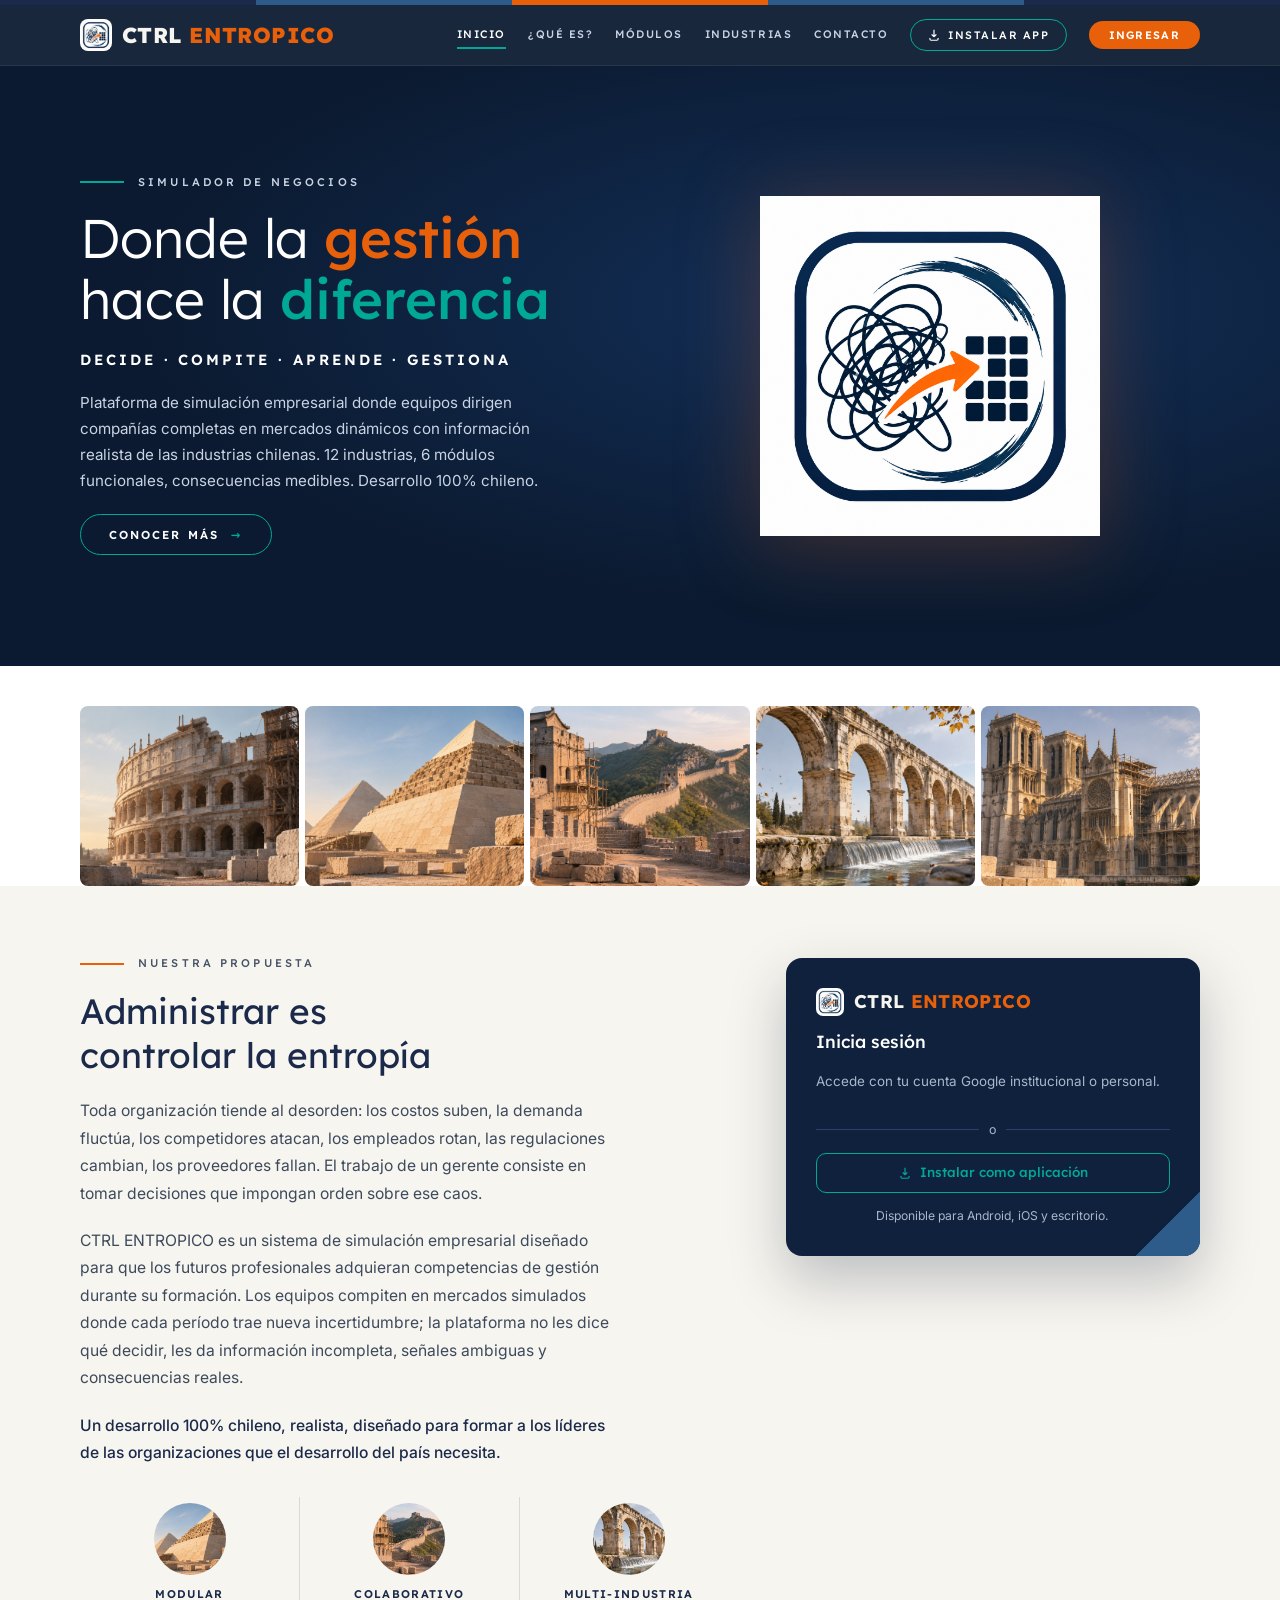
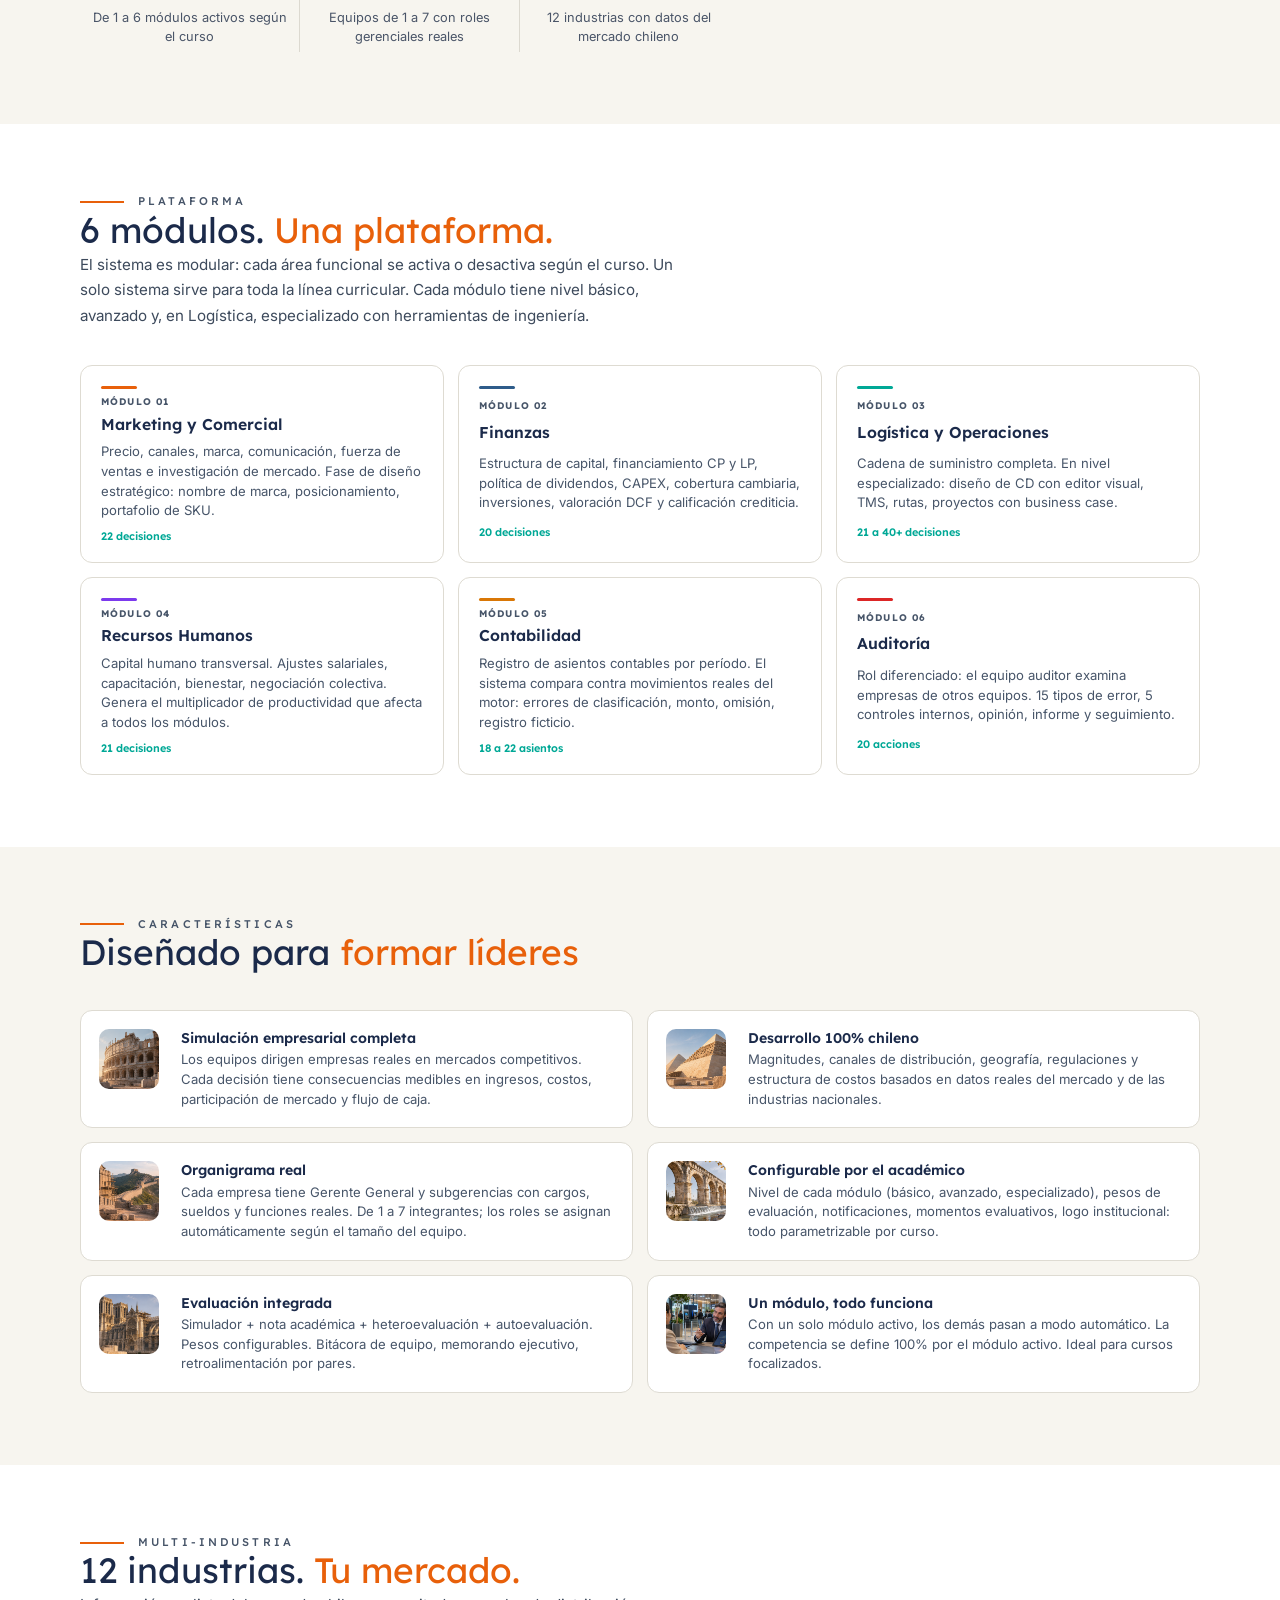
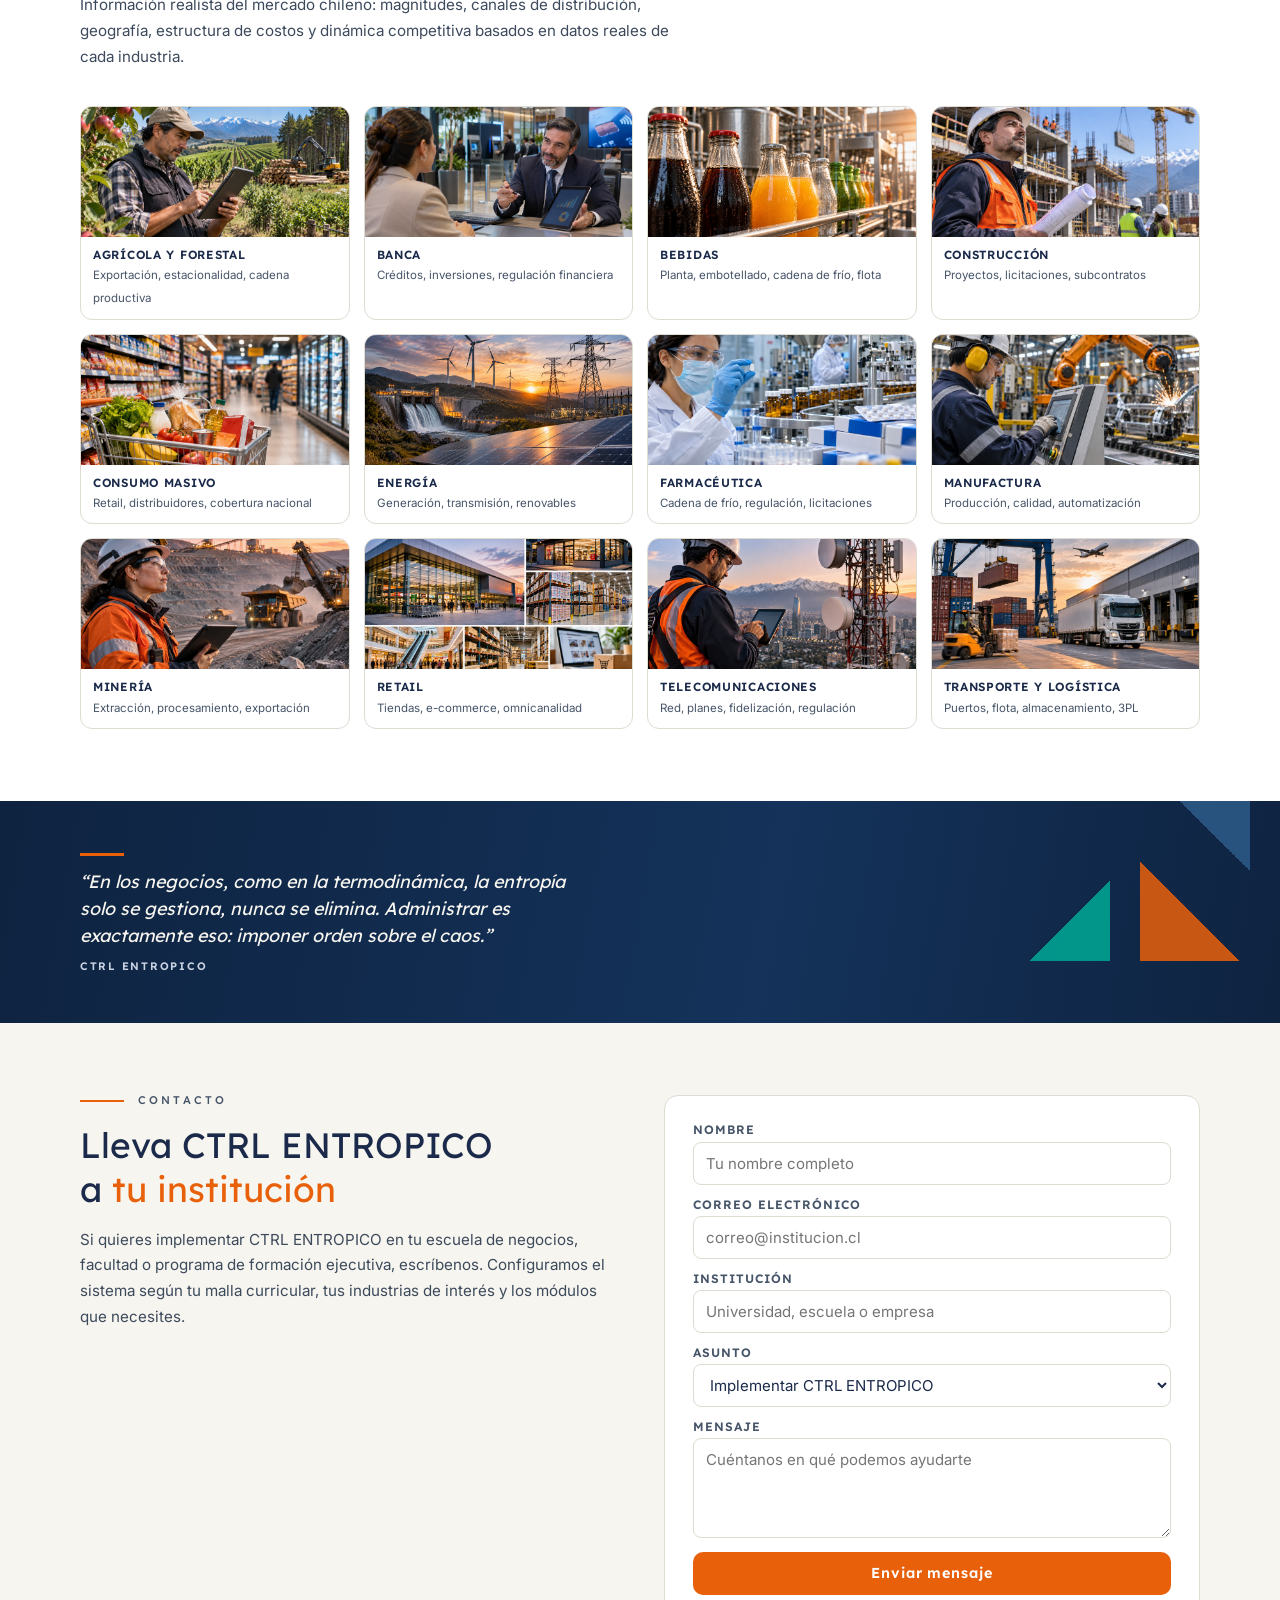
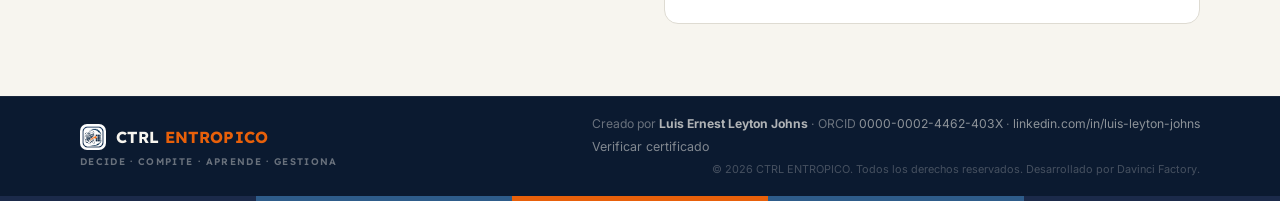
<file: index.html>
<!DOCTYPE html>
<html lang="es">
<head>
<meta charset="utf-8">
<meta name="viewport" content="width=device-width, initial-scale=1, viewport-fit=cover">
<title>CTRL ENTROPICO &mdash; Simulador de Negocios</title>
<meta name="description" content="CTRL ENTROPICO: simulador de negocios con informaci&oacute;n realista del mercado chileno. 12 industrias, 6 m&oacute;dulos funcionales. Desarrollo 100% chileno.">
<meta property="og:type" content="website">
<meta property="og:site_name" content="CTRL ENTROPICO">
<meta property="og:locale" content="es_CL">
<meta property="og:title" content="CTRL ENTROPICO — Simulador de Negocios">
<meta property="og:description" content="Plataforma de simulación empresarial con información realista del mercado chileno. 12 industrias, 6 módulos funcionales. Desarrollo 100% chileno.">
<meta property="og:url" content="https://luisleytonjohns.github.io/ctrl-entropico/">
<meta property="og:image" content="https://luisleytonjohns.github.io/ctrl-entropico/img/og-image.png">
<meta property="og:image:width" content="1200">
<meta property="og:image:height" content="630">
<meta property="og:image:alt" content="CTRL ENTROPICO. Simulador de Negocios.">
<meta name="twitter:card" content="summary_large_image">
<meta name="twitter:title" content="CTRL ENTROPICO — Simulador de Negocios">
<meta name="twitter:description" content="Plataforma de simulación empresarial con información realista del mercado chileno. 12 industrias, 6 módulos funcionales.">
<meta name="twitter:image" content="https://luisleytonjohns.github.io/ctrl-entropico/img/og-image.png">
<link rel="preconnect" href="https://fonts.googleapis.com">
<link rel="stylesheet" href="https://fonts.googleapis.com/css2?family=Lexend:wght@300;400;500;600;700;800&family=Inter:wght@400;500;600&display=swap">
<link rel="icon" href="img/icon.png" type="image/png">
<link rel="manifest" href="manifest.webmanifest">
<link rel="apple-touch-icon" href="img/icon.png">
<meta name="apple-mobile-web-app-capable" content="yes">
<meta name="mobile-web-app-capable" content="yes">
<meta name="apple-mobile-web-app-title" content="CTRL ENTROPICO">
<meta name="apple-mobile-web-app-status-bar-style" content="black-translucent">
<meta name="theme-color" content="#1B2A4A">
<style>
/* ═══════════════════════════════════════════════════
   CTRL ENTROPICO · Landing Page
   Tipograf&iacute;a: Lexend (display) + Inter (cuerpo)
   ═══════════════════════════════════════════════════ */
:root{
  --navy:#1B2A4A;--navy-deep:#0B1A30;--blue:#2E5C8A;
  --orange:#E8600A;--orange-t:#B84A08;--turquesa:#00A896;--turquesa-t:#007A6D;
  --marfil:#F7F5EF;--pizarra:#475569;--borde:#DEDBD2;--sup:#FFFFFF;--suave:#EFECE4;
  --disp:"Lexend",system-ui,sans-serif;--sans:"Inter",system-ui,sans-serif;
}
*{box-sizing:border-box}
html{scroll-behavior:smooth}
html,body{margin:0;min-height:100%}
body{background:var(--sup);color:var(--navy);font:15px/1.55 var(--sans)}
h1,h2,h3,h4{font-family:var(--disp);margin:0;text-wrap:balance}
a{color:var(--blue);text-decoration:none}
img{max-width:100%;display:block}
button{font:inherit;cursor:pointer}

/* Contenedor */
.in{max-width:1160px;margin:0 auto;padding-left:max(20px,env(safe-area-inset-left));padding-right:max(20px,env(safe-area-inset-right))}

/* Franja */
.franja{display:flex;height:5px}.franja i{flex:1}

/* ── BARRA NAV ── */
.p-barra{border-bottom:1px solid rgba(255,255,255,.07);position:sticky;top:0;z-index:20;background:rgba(11,26,48,.94);backdrop-filter:blur(8px)}
.p-barra .in{display:flex;align-items:center;justify-content:space-between;gap:16px;padding-block:14px}
.marca{display:flex;align-items:center;gap:10px;color:var(--marfil);text-decoration:none}
.marca img{height:32px;width:32px;border-radius:8px}
.marca .word{font:800 1.35rem/1 var(--disp);letter-spacing:.02em}
.marca .word em{font-style:normal;color:var(--orange)}
.p-nav{display:flex;gap:22px;align-items:center}
.p-nav a{color:#C9D3E3;font:500 .68rem/1 var(--disp);letter-spacing:.14em;text-transform:uppercase;padding:8px 0;border-bottom:2px solid transparent;transition:all .2s}
.p-nav a:hover,.p-nav a.activo{color:#fff;border-bottom-color:var(--turquesa)}
.p-nav .p-instalar{border:1px solid var(--turquesa);border-radius:999px;padding:8px 16px;color:#fff;display:inline-flex;align-items:center;gap:7px}
.p-nav .p-instalar:hover{background:rgba(0,168,150,.15)}
.p-nav .p-ingresar{background:var(--orange);border:0;border-radius:999px;padding:9px 20px;color:#fff;font:600 .68rem/1 var(--disp);letter-spacing:.12em;text-transform:uppercase}
.p-nav .p-ingresar:hover{background:var(--orange-t)}

/* ── HERO ── */
.p-hero{position:relative;overflow:hidden;background:radial-gradient(ellipse at 70% 40%,#13305A 0%,var(--navy-deep) 60%);min-height:600px;display:flex;align-items:center}
.p-hero .in{display:grid;grid-template-columns:1fr 1fr;align-items:center;gap:40px;padding-block:60px}
.p-texto{display:grid;gap:20px;position:relative;z-index:1}
.p-rotulo{display:flex;align-items:center;gap:14px;font:500 .7rem/1 var(--disp);letter-spacing:.28em;text-transform:uppercase;color:#C9D3E3}
.p-rotulo::before{content:"";width:44px;height:2px;background:var(--turquesa)}
.p-hero h1{font:300 clamp(2.2rem,4.5vw,3.4rem)/1.12 var(--disp);color:#fff}
.p-hero h1 em{font-style:normal;font-weight:500;color:var(--orange)}
.p-hero h1 b{font-weight:500;color:var(--turquesa)}
.p-lema{font:600 clamp(.76rem,1.3vw,.92rem)/1.4 var(--disp);letter-spacing:.2em;text-transform:uppercase;color:#fff;margin:0}
.p-bajada{margin:0;max-width:460px;font-size:.95rem;line-height:1.7;color:#C9D3E3}
.p-boton{justify-self:start;background:none;color:#fff;border:1.5px solid var(--turquesa);border-radius:999px;padding:14px 28px;font:600 .72rem/1 var(--disp);letter-spacing:.18em;text-transform:uppercase;display:inline-flex;gap:12px;transition:background .2s}
.p-boton:hover{background:rgba(0,168,150,.15)}
.p-boton span{color:var(--turquesa)}
/* Logo en hero */
.p-hero-logo{display:flex;align-items:center;justify-content:center}
.p-hero-logo img{max-width:340px;width:80%;filter:drop-shadow(0 8px 40px rgba(232,96,10,.25));animation:flotar 4s ease-in-out infinite}
@keyframes flotar{0%,100%{transform:translateY(0)}50%{transform:translateY(-12px)}}

/* ── GALERÍA CIVILIZACIONES ── */
.p-galeria{background:var(--sup);padding-block:40px 0}
.galeria-strip{display:flex;gap:6px;overflow:hidden;height:180px}
.galeria-strip img{height:100%;flex:1;min-width:0;object-fit:cover;border-radius:8px;transition:flex .3s}
.galeria-strip img:hover{flex:1.5}

/* ── PROPUESTA + LOGIN ── */
.p-propuesta{background:var(--marfil);color:var(--navy)}
.p-propuesta .in{display:grid;grid-template-columns:minmax(0,1.35fr) minmax(310px,.85fr);gap:48px;padding-block:72px;align-items:start}
.p-izq{display:grid;gap:20px}
.p-rotulo.oscuro{color:var(--pizarra)}
.p-rotulo.oscuro::before{background:var(--orange)}
.p-propuesta h2{font:400 clamp(1.6rem,2.8vw,2.2rem)/1.25 var(--disp);max-width:520px}
.p-parrafo{margin:0;font-size:.98rem;line-height:1.75;color:#3D4A5C;max-width:540px}
/* Pilares */
.pilares{display:grid;grid-template-columns:repeat(3,1fr);margin-top:10px}
.pilar{display:grid;justify-items:center;align-content:start;text-align:center;gap:8px;padding:6px 12px;border-left:1px solid #DCD9D0}
.pilar:first-child{border-left:0}
.pilar .ico{width:72px;height:72px;border-radius:50%;overflow:hidden}
.pilar .ico img{width:100%;height:100%;object-fit:cover}
.pilar b{font:600 .7rem/1.3 var(--disp);letter-spacing:.12em;text-transform:uppercase;margin-top:4px}
.pilar p{margin:0;font-size:.8rem;line-height:1.45;color:#4A5568}
/* Caja acceso */
.p-acceso{background:#10213D;color:#E8EEF7;border-radius:16px;padding:30px;display:grid;gap:14px;box-shadow:0 24px 56px rgba(16,33,61,.25);position:relative;overflow:hidden}
.p-acceso::after{content:"";position:absolute;right:0;bottom:0;width:64px;height:64px;background:linear-gradient(135deg,transparent 50%,var(--blue) 50%)}
.p-acceso .marca .word{font:700 1.15rem/1 var(--disp)}
.p-acceso h3{font:500 1.1rem/1.3 var(--disp);color:#fff;margin:0}
.p-sub{margin:4px 0 0;font-size:.84rem;color:#A9B6CB}
.btn-google{background:#fff;color:var(--navy);border:0;border-radius:10px;padding:13px;font:600 .86rem/1 var(--disp);display:flex;align-items:center;justify-content:center;gap:10px;width:100%;position:relative;z-index:1}
.btn-google:hover{background:#f0f0f0}
.btn-google svg{width:20px;height:20px;flex:none}
.p-sep{display:flex;align-items:center;gap:10px;font-size:.78rem;color:#A9B6CB}
.p-sep::before,.p-sep::after{content:"";flex:1;height:1px;background:#2A4268}
.p-entrar{background:none;color:var(--turquesa);border:1px solid var(--turquesa);border-radius:10px;padding:12px;font:500 .84rem/1 var(--disp);display:flex;align-items:center;justify-content:center;gap:8px;width:100%;position:relative;z-index:1}
.p-entrar:hover{background:rgba(0,168,150,.1)}
.p-nota{margin:0;text-align:center;font-size:.76rem;color:#A9B6CB;position:relative;z-index:1}

/* ── MÓDULOS ── */
.p-modulos{background:var(--sup);padding-block:72px}
.p-modulos .in{display:grid;gap:36px}
.p-modulos h2{font:400 clamp(1.6rem,2.8vw,2.2rem)/1.25 var(--disp)}
.p-modulos h2 em{font-style:normal;color:var(--orange)}
.modulos-intro{font-size:.95rem;line-height:1.7;color:#3D4A5C;max-width:620px;margin:0}
.modulos-grid{display:grid;grid-template-columns:repeat(3,1fr);gap:14px}
.mod-card{background:var(--sup);border:1px solid var(--borde);border-radius:12px;padding:20px;display:grid;gap:8px;transition:border-color .2s}
.mod-card:hover{border-color:var(--blue)}
.mod-card .mod-borde{width:36px;height:3px;border-radius:2px}
.mod-card .mod-num{font:700 .6rem/1 var(--disp);letter-spacing:.12em;text-transform:uppercase;color:var(--pizarra)}
.mod-card h3{font:600 .98rem/1.25 var(--disp)}
.mod-card p{margin:0;font-size:.82rem;line-height:1.5;color:var(--pizarra)}
.mod-card .mod-tag{font:600 .68rem/1 var(--disp);color:var(--turquesa);margin-top:2px}

/* ── CARACTERÍSTICAS ── */
.p-caract{background:var(--marfil);padding-block:72px}
.p-caract .in{display:grid;gap:36px}
.p-caract h2{font:400 clamp(1.6rem,2.8vw,2.2rem)/1.25 var(--disp)}
.p-caract h2 em{font-style:normal;color:var(--orange)}
.caract-grid{display:grid;grid-template-columns:repeat(2,1fr);gap:14px}
.caract-item{display:grid;grid-template-columns:68px 1fr;gap:14px;align-items:start;padding:18px;background:var(--sup);border:1px solid var(--borde);border-radius:12px}
.caract-item .c-img{width:60px;height:60px;border-radius:10px;overflow:hidden}
.caract-item .c-img img{width:100%;height:100%;object-fit:cover}
.caract-item h4{font:600 .88rem/1.3 var(--disp);margin-bottom:3px}
.caract-item p{margin:0;font-size:.82rem;line-height:1.5;color:var(--pizarra)}

/* ── INDUSTRIAS ── */
.p-industrias{background:var(--sup);padding-block:72px}
.p-industrias .in{display:grid;gap:36px}
.p-industrias h2{font:400 clamp(1.6rem,2.8vw,2.2rem)/1.25 var(--disp)}
.p-industrias h2 em{font-style:normal;color:var(--orange)}
.p-industrias .intro{font-size:.95rem;line-height:1.7;color:#3D4A5C;max-width:600px;margin:0}
.ind-grid{display:grid;grid-template-columns:repeat(4,1fr);gap:14px}
.ind-card{border:1px solid var(--borde);border-radius:12px;overflow:hidden;background:var(--sup);transition:border-color .2s}
.ind-card:hover{border-color:var(--blue)}
.ind-card .ind-img{height:130px;overflow:hidden}
.ind-card .ind-img img{width:100%;height:100%;object-fit:cover;transition:transform .3s}
.ind-card:hover .ind-img img{transform:scale(1.05)}
.ind-card .ind-info{padding:10px 12px}
.ind-card .ind-info b{display:block;font:600 .74rem/1.3 var(--disp);letter-spacing:.06em;text-transform:uppercase}
.ind-card .ind-info small{font-size:.72rem;color:var(--pizarra);line-height:1.4}

/* ── CITA ── */
.p-cita{background:linear-gradient(100deg,#0E2340 0%,#14325A 60%,#0E2340 100%);position:relative;overflow:hidden}
.p-cita::after{content:"";position:absolute;right:0;top:0;bottom:0;width:300px;background:
  linear-gradient(135deg,transparent 50%,var(--turquesa) 50%) 50px 80px/80px 80px no-repeat,
  linear-gradient(45deg,var(--orange) 50%,transparent 50%) 160px 60px/100px 100px no-repeat,
  linear-gradient(225deg,var(--blue) 50%,transparent 50%) 200px 0/70px 70px no-repeat;opacity:.85}
.p-cita .in{padding-block:52px}
.p-cita blockquote{margin:0;max-width:500px;display:grid;gap:12px;position:relative;z-index:1}
.p-cita blockquote::before{content:"";width:44px;height:3px;background:var(--orange)}
.p-cita blockquote p{font:400 1.12rem/1.5 var(--disp);color:var(--marfil);font-style:italic;margin:0}
.p-cita cite{font:600 .68rem/1 var(--disp);letter-spacing:.16em;text-transform:uppercase;color:#C9D3E3;font-style:normal}

/* ── CONTACTO ── */
.p-contacto{background:var(--marfil);padding-block:72px}
.p-contacto .in{display:grid;grid-template-columns:1fr 1fr;gap:48px;align-items:start}
.p-contacto h2{font:400 clamp(1.6rem,2.8vw,2.2rem)/1.25 var(--disp)}
.p-contacto h2 em{font-style:normal;color:var(--orange)}
.contacto-info{display:grid;gap:16px}
.contacto-info p{margin:0;font-size:.95rem;line-height:1.7;color:#3D4A5C}
.contacto-dato{display:flex;align-items:center;gap:10px;font-size:.88rem;color:var(--navy)}
.contacto-dato svg{width:20px;height:20px;color:var(--orange);flex:none}
.contacto-form{background:var(--sup);border:1px solid var(--borde);border-radius:14px;padding:28px;display:grid;gap:14px}
.contacto-form label{font:600 .76rem/1 var(--disp);letter-spacing:.08em;text-transform:uppercase;color:var(--pizarra)}
.contacto-form input,.contacto-form textarea,.contacto-form select{width:100%;border:1px solid var(--borde);border-radius:8px;background:var(--sup);color:var(--navy);padding:10px 12px;font:15px/1.4 var(--sans)}
.contacto-form textarea{min-height:100px;resize:vertical}
.contacto-form input:focus,.contacto-form textarea:focus,.contacto-form select:focus{outline:2px solid var(--orange);outline-offset:2px}
.campo{display:grid;gap:5px}
.btn-enviar{background:var(--orange);color:#fff;border:0;border-radius:10px;padding:14px;font:600 .9rem/1 var(--disp);letter-spacing:.06em;width:100%}
.btn-enviar:hover{background:var(--orange-t)}
.form-ok{background:#E7F2EC;border:1px solid #B9D8C6;color:#1B6F45;border-radius:8px;padding:12px;font-size:.88rem;display:none}

/* ── FOOTER ── */
.p-footer{background:var(--navy-deep);border-top:1px solid rgba(255,255,255,.06)}
.p-footer .in{padding-block:18px;display:flex;justify-content:space-between;align-items:center;gap:16px;flex-wrap:wrap}
.p-footer .marca .word{font:700 1rem/1 var(--disp)}
.p-footer .lema{font:600 .6rem/1.4 var(--disp);letter-spacing:.14em;text-transform:uppercase;color:rgba(247,245,239,.4)}
.f-izq{display:grid;gap:5px}
.f-der{display:grid;gap:4px;text-align:right}
.f-der .autor{font-size:.76rem;color:rgba(247,245,239,.4)}
.f-der .autor a{color:rgba(247,245,239,.55)}
.f-der .autor a:hover{color:var(--orange)}
.f-der .copy{font-size:.68rem;color:rgba(247,245,239,.25)}
.f-links{display:flex;gap:12px}
.f-links a{color:rgba(247,245,239,.5);font-size:.78rem}
.f-links a:hover{color:var(--orange)}

/* ── RESPONSIVE ── */
@media(max-width:900px){
  .p-hero .in{grid-template-columns:1fr;text-align:center}
  .p-hero-logo{display:none}
  .p-texto{justify-items:center}
  .p-rotulo{justify-content:center}
  .p-bajada{text-align:center}
  .p-propuesta .in{grid-template-columns:1fr;gap:32px}
  .modulos-grid{grid-template-columns:repeat(2,1fr)}
  .caract-grid{grid-template-columns:1fr}
  .ind-grid{grid-template-columns:repeat(3,1fr)}
  .p-contacto .in{grid-template-columns:1fr}
}
@media(max-width:640px){
  .p-barra .in{padding-block:10px}
  .p-nav{gap:8px;flex-wrap:wrap;justify-content:flex-end}
  .p-nav a:not(.p-instalar):not(.p-ingresar){display:none}
  .p-nav .p-instalar{padding:7px 12px;font-size:.6rem;letter-spacing:.1em}
  .p-nav .p-ingresar{padding:7px 14px;font-size:.6rem;letter-spacing:.1em}
  .marca .word{font-size:1.1rem!important}
  .marca img{height:28px!important;width:28px!important}
  .pilares{grid-template-columns:1fr}
  .modulos-grid{grid-template-columns:1fr}
  .ind-grid{grid-template-columns:repeat(2,1fr)}
  .galeria-strip{height:110px}
  .p-footer .in{flex-direction:column;text-align:center}
  .f-der{text-align:center}
}
@media(max-width:400px){
  .p-nav .p-instalar svg{display:none}
  .p-nav .p-instalar,.p-nav .p-ingresar{padding:6px 10px;font-size:.56rem}
  .marca .word{font-size:.95rem!important}
}
</style>
</head>
<body>

<!-- Franja -->
<div class="franja">
  <i style="background:#1B2A4A"></i><i style="background:#2E5C8A"></i><i style="background:#E8600A"></i><i style="background:#2E5C8A"></i><i style="background:#1B2A4A"></i>
</div>

<!-- NAV -->
<nav class="p-barra">
  <div class="in">
    <a href="#" class="marca">
      <img src="img/icon.png" alt="CE">
      <span class="word">CTRL <em>ENTROPICO</em></span>
    </a>
    <div class="p-nav">
      <a href="#inicio" class="activo">Inicio</a>
      <a href="#que-es">&iquest;Qu&eacute; es?</a>
      <a href="#modulos">M&oacute;dulos</a>
      <a href="#industrias">Industrias</a>
      <a href="#contacto">Contacto</a>
      <a class="p-instalar" href="#" id="btn-install-nav">
        <svg width="14" height="14" fill="none" stroke="currentColor" stroke-width="2" viewBox="0 0 24 24"><path d="M12 3v12m0 0l-4-4m4 4l4-4M5 17v2a2 2 0 002 2h10a2 2 0 002-2v-2"/></svg>
        Instalar App
      </a>
      <a href="#acceso" class="p-ingresar">Ingresar</a>
    </div>
  </div>
</nav>

<!-- HERO -->
<section class="p-hero" id="inicio">
  <div class="in">
    <div class="p-texto">
      <div class="p-rotulo">Simulador de Negocios</div>
      <h1>Donde la <em>gesti&oacute;n</em> hace la <b>diferencia</b></h1>
      <p class="p-lema">Decide &middot; Compite &middot; Aprende &middot; Gestiona</p>
      <p class="p-bajada">
        Plataforma de simulaci&oacute;n empresarial donde equipos dirigen compa&ntilde;&iacute;as
        completas en mercados din&aacute;micos con informaci&oacute;n realista de las industrias
        chilenas. 12 industrias, 6 m&oacute;dulos funcionales, consecuencias medibles.
        Desarrollo 100% chileno.
      </p>
      <a href="#que-es" class="p-boton">Conocer m&aacute;s <span>&rarr;</span></a>
    </div>
    <div class="p-hero-logo">
      <img src="img/icon.png" alt="CTRL ENTROPICO">
    </div>
  </div>
</section>

<!-- GALERÍA CIVILIZACIONES -->
<section class="p-galeria">
  <div class="in">
    <div class="galeria-strip">
      <img src="img/landing/coliseo.png" alt="Coliseo">
      <img src="img/landing/piramides.png" alt="Pir&aacute;mides">
      <img src="img/landing/muralla.png" alt="Gran Muralla">
      <img src="img/landing/acueducto.png" alt="Acueducto">
      <img src="img/landing/notredame.png" alt="Notre-Dame">
    </div>
  </div>
</section>

<!-- PROPUESTA + LOGIN -->
<section class="p-propuesta" id="que-es">
  <div class="in">
    <div class="p-izq">
      <div class="p-rotulo oscuro">Nuestra propuesta</div>
      <h2>Administrar es controlar la entrop&iacute;a</h2>
      <p class="p-parrafo">
        Toda organizaci&oacute;n tiende al desorden: los costos suben, la demanda fluct&uacute;a,
        los competidores atacan, los empleados rotan, las regulaciones cambian, los proveedores fallan.
        El trabajo de un gerente consiste en tomar decisiones que impongan orden sobre ese caos.
      </p>
      <p class="p-parrafo">
        CTRL ENTROPICO es un sistema de simulaci&oacute;n empresarial dise&ntilde;ado para que los
        futuros profesionales adquieran competencias de gesti&oacute;n durante su formaci&oacute;n.
        Los equipos compiten en mercados simulados donde cada per&iacute;odo trae nueva incertidumbre;
        la plataforma no les dice qu&eacute; decidir, les da informaci&oacute;n incompleta,
        se&ntilde;ales ambiguas y consecuencias reales.
      </p>
      <p class="p-parrafo" style="font-weight:500;color:var(--navy)">
        Un desarrollo 100% chileno, realista, dise&ntilde;ado para formar a los l&iacute;deres
        de las organizaciones que el desarrollo del pa&iacute;s necesita.
      </p>

      <div class="pilares">
        <div class="pilar">
          <div class="ico"><img src="img/landing/piramides.png" alt=""></div>
          <b>Modular</b>
          <p>De 1 a 6 m&oacute;dulos activos seg&uacute;n el curso</p>
        </div>
        <div class="pilar">
          <div class="ico"><img src="img/landing/muralla.png" alt=""></div>
          <b>Colaborativo</b>
          <p>Equipos de 1 a 7 con roles gerenciales reales</p>
        </div>
        <div class="pilar">
          <div class="ico"><img src="img/landing/acueducto.png" alt=""></div>
          <b>Multi-industria</b>
          <p>12 industrias con datos del mercado chileno</p>
        </div>
      </div>
    </div>

    <!-- CAJA ACCESO -->
    <div class="p-acceso" id="acceso">
      <div class="marca" style="display:flex;align-items:center">
        <img src="img/icon.png" alt="" style="height:28px;width:28px;border-radius:7px">
        <span class="word">CTRL <em>ENTROPICO</em></span>
      </div>
      <h3>Inicia sesi&oacute;n</h3>
      <p class="p-sub">Accede con tu cuenta Google institucional o personal.</p>
      <div id="btn-google" style="display:flex;justify-content:center;position:relative;z-index:1"></div>
      <div class="p-sep">o</div>
      <button class="p-entrar" id="btn-install-caja">
        <svg width="14" height="14" fill="none" stroke="currentColor" stroke-width="2" viewBox="0 0 24 24"><path d="M12 3v12m0 0l-4-4m4 4l4-4M5 17v2a2 2 0 002 2h10a2 2 0 002-2v-2"/></svg>
        Instalar como aplicaci&oacute;n
      </button>
      <p class="p-nota">Disponible para Android, iOS y escritorio.</p>
    </div>
  </div>
</section>

<!-- MÓDULOS -->
<section class="p-modulos" id="modulos">
  <div class="in">
    <div>
      <div class="p-rotulo oscuro">Plataforma</div>
      <h2>6 m&oacute;dulos. <em>Una plataforma.</em></h2>
      <p class="modulos-intro">
        El sistema es modular: cada &aacute;rea funcional se activa o desactiva seg&uacute;n el curso.
        Un solo sistema sirve para toda la l&iacute;nea curricular. Cada m&oacute;dulo tiene nivel
        b&aacute;sico, avanzado y, en Log&iacute;stica, especializado con herramientas de ingenier&iacute;a.
      </p>
    </div>
    <div class="modulos-grid">
      <div class="mod-card">
        <div class="mod-borde" style="background:var(--orange)"></div>
        <span class="mod-num">M&oacute;dulo 01</span>
        <h3>Marketing y Comercial</h3>
        <p>Precio, canales, marca, comunicaci&oacute;n, fuerza de ventas e investigaci&oacute;n de mercado. Fase de dise&ntilde;o estrat&eacute;gico: nombre de marca, posicionamiento, portafolio de SKU.</p>
        <span class="mod-tag">22 decisiones</span>
      </div>
      <div class="mod-card">
        <div class="mod-borde" style="background:var(--blue)"></div>
        <span class="mod-num">M&oacute;dulo 02</span>
        <h3>Finanzas</h3>
        <p>Estructura de capital, financiamiento CP y LP, pol&iacute;tica de dividendos, CAPEX, cobertura cambiaria, inversiones, valoraci&oacute;n DCF y calificaci&oacute;n crediticia.</p>
        <span class="mod-tag">20 decisiones</span>
      </div>
      <div class="mod-card">
        <div class="mod-borde" style="background:var(--turquesa)"></div>
        <span class="mod-num">M&oacute;dulo 03</span>
        <h3>Log&iacute;stica y Operaciones</h3>
        <p>Cadena de suministro completa. En nivel especializado: dise&ntilde;o de CD con editor visual, TMS, rutas, proyectos con business case.</p>
        <span class="mod-tag">21 a 40+ decisiones</span>
      </div>
      <div class="mod-card">
        <div class="mod-borde" style="background:#7C3AED"></div>
        <span class="mod-num">M&oacute;dulo 04</span>
        <h3>Recursos Humanos</h3>
        <p>Capital humano transversal. Ajustes salariales, capacitaci&oacute;n, bienestar, negociaci&oacute;n colectiva. Genera el multiplicador de productividad que afecta a todos los m&oacute;dulos.</p>
        <span class="mod-tag">21 decisiones</span>
      </div>
      <div class="mod-card">
        <div class="mod-borde" style="background:#D97706"></div>
        <span class="mod-num">M&oacute;dulo 05</span>
        <h3>Contabilidad</h3>
        <p>Registro de asientos contables por per&iacute;odo. El sistema compara contra movimientos reales del motor: errores de clasificaci&oacute;n, monto, omisi&oacute;n, registro ficticio.</p>
        <span class="mod-tag">18 a 22 asientos</span>
      </div>
      <div class="mod-card">
        <div class="mod-borde" style="background:#DC2626"></div>
        <span class="mod-num">M&oacute;dulo 06</span>
        <h3>Auditor&iacute;a</h3>
        <p>Rol diferenciado: el equipo auditor examina empresas de otros equipos. 15 tipos de error, 5 controles internos, opini&oacute;n, informe y seguimiento.</p>
        <span class="mod-tag">20 acciones</span>
      </div>
    </div>
  </div>
</section>

<!-- CARACTERÍSTICAS -->
<section class="p-caract" id="caracteristicas">
  <div class="in">
    <div>
      <div class="p-rotulo oscuro">Caracter&iacute;sticas</div>
      <h2>Dise&ntilde;ado para <em>formar l&iacute;deres</em></h2>
    </div>
    <div class="caract-grid">
      <div class="caract-item">
        <div class="c-img"><img src="img/landing/coliseo.png" alt=""></div>
        <div>
          <h4>Simulaci&oacute;n empresarial completa</h4>
          <p>Los equipos dirigen empresas reales en mercados competitivos. Cada decisi&oacute;n tiene consecuencias medibles en ingresos, costos, participaci&oacute;n de mercado y flujo de caja.</p>
        </div>
      </div>
      <div class="caract-item">
        <div class="c-img"><img src="img/landing/piramides.png" alt=""></div>
        <div>
          <h4>Desarrollo 100% chileno</h4>
          <p>Magnitudes, canales de distribuci&oacute;n, geograf&iacute;a, regulaciones y estructura de costos basados en datos reales del mercado y de las industrias nacionales.</p>
        </div>
      </div>
      <div class="caract-item">
        <div class="c-img"><img src="img/landing/muralla.png" alt=""></div>
        <div>
          <h4>Organigrama real</h4>
          <p>Cada empresa tiene Gerente General y subgerencias con cargos, sueldos y funciones reales. De 1 a 7 integrantes; los roles se asignan autom&aacute;ticamente seg&uacute;n el tama&ntilde;o del equipo.</p>
        </div>
      </div>
      <div class="caract-item">
        <div class="c-img"><img src="img/landing/acueducto.png" alt=""></div>
        <div>
          <h4>Configurable por el acad&eacute;mico</h4>
          <p>Nivel de cada m&oacute;dulo (b&aacute;sico, avanzado, especializado), pesos de evaluaci&oacute;n, notificaciones, momentos evaluativos, logo institucional: todo parametrizable por curso.</p>
        </div>
      </div>
      <div class="caract-item">
        <div class="c-img"><img src="img/landing/notredame.png" alt=""></div>
        <div>
          <h4>Evaluaci&oacute;n integrada</h4>
          <p>Simulador + nota acad&eacute;mica + heteroevaluaci&oacute;n + autoevaluaci&oacute;n. Pesos configurables. Bit&aacute;cora de equipo, memorando ejecutivo, retroalimentaci&oacute;n por pares.</p>
        </div>
      </div>
      <div class="caract-item">
        <div class="c-img"><img src="img/industrias/banca.png" alt=""></div>
        <div>
          <h4>Un m&oacute;dulo, todo funciona</h4>
          <p>Con un solo m&oacute;dulo activo, los dem&aacute;s pasan a modo autom&aacute;tico. La competencia se define 100% por el m&oacute;dulo activo. Ideal para cursos focalizados.</p>
        </div>
      </div>
    </div>
  </div>
</section>

<!-- INDUSTRIAS (alfab&eacute;tico) -->
<section class="p-industrias" id="industrias">
  <div class="in">
    <div>
      <div class="p-rotulo oscuro">Multi-industria</div>
      <h2>12 industrias. <em>Tu mercado.</em></h2>
      <p class="intro">
        Informaci&oacute;n realista del mercado chileno: magnitudes, canales de distribuci&oacute;n,
        geograf&iacute;a, estructura de costos y din&aacute;mica competitiva basados en datos reales
        de cada industria.
      </p>
    </div>
    <div class="ind-grid">
      <div class="ind-card">
        <div class="ind-img"><img src="img/industrias/agricola.png" alt=""></div>
        <div class="ind-info"><b>Agr&iacute;cola y Forestal</b><small>Exportaci&oacute;n, estacionalidad, cadena productiva</small></div>
      </div>
      <div class="ind-card">
        <div class="ind-img"><img src="img/industrias/banca.png" alt=""></div>
        <div class="ind-info"><b>Banca</b><small>Cr&eacute;ditos, inversiones, regulaci&oacute;n financiera</small></div>
      </div>
      <div class="ind-card">
        <div class="ind-img"><img src="img/industrias/bebidas.png" alt=""></div>
        <div class="ind-info"><b>Bebidas</b><small>Planta, embotellado, cadena de fr&iacute;o, flota</small></div>
      </div>
      <div class="ind-card">
        <div class="ind-img"><img src="img/industrias/construccion.png" alt=""></div>
        <div class="ind-info"><b>Construcci&oacute;n</b><small>Proyectos, licitaciones, subcontratos</small></div>
      </div>
      <div class="ind-card">
        <div class="ind-img"><img src="img/industrias/consumo-masivo.png" alt=""></div>
        <div class="ind-info"><b>Consumo Masivo</b><small>Retail, distribuidores, cobertura nacional</small></div>
      </div>
      <div class="ind-card">
        <div class="ind-img"><img src="img/industrias/energia.png" alt=""></div>
        <div class="ind-info"><b>Energ&iacute;a</b><small>Generaci&oacute;n, transmisi&oacute;n, renovables</small></div>
      </div>
      <div class="ind-card">
        <div class="ind-img"><img src="img/industrias/farmaceutica.png" alt=""></div>
        <div class="ind-info"><b>Farmac&eacute;utica</b><small>Cadena de fr&iacute;o, regulaci&oacute;n, licitaciones</small></div>
      </div>
      <div class="ind-card">
        <div class="ind-img"><img src="img/industrias/manufactura.png" alt=""></div>
        <div class="ind-info"><b>Manufactura</b><small>Producci&oacute;n, calidad, automatizaci&oacute;n</small></div>
      </div>
      <div class="ind-card">
        <div class="ind-img"><img src="img/industrias/mineria.png" alt=""></div>
        <div class="ind-info"><b>Miner&iacute;a</b><small>Extracci&oacute;n, procesamiento, exportaci&oacute;n</small></div>
      </div>
      <div class="ind-card">
        <div class="ind-img"><img src="img/industrias/retail.png" alt=""></div>
        <div class="ind-info"><b>Retail</b><small>Tiendas, e-commerce, omnicanalidad</small></div>
      </div>
      <div class="ind-card">
        <div class="ind-img"><img src="img/industrias/telecomunicaciones.png" alt=""></div>
        <div class="ind-info"><b>Telecomunicaciones</b><small>Red, planes, fidelizaci&oacute;n, regulaci&oacute;n</small></div>
      </div>
      <div class="ind-card">
        <div class="ind-img"><img src="img/industrias/transporte.png" alt=""></div>
        <div class="ind-info"><b>Transporte y Log&iacute;stica</b><small>Puertos, flota, almacenamiento, 3PL</small></div>
      </div>
    </div>
  </div>
</section>

<!-- CITA -->
<section class="p-cita">
  <div class="in">
    <blockquote>
      <p>&ldquo;En los negocios, como en la termodin&aacute;mica, la entrop&iacute;a solo se gestiona, nunca se elimina. Administrar es exactamente eso: imponer orden sobre el caos.&rdquo;</p>
      <cite>CTRL ENTROPICO</cite>
    </blockquote>
  </div>
</section>

<!-- CONTACTO -->
<section class="p-contacto" id="contacto">
  <div class="in">
    <div class="contacto-info">
      <div class="p-rotulo oscuro">Contacto</div>
      <h2>Lleva CTRL ENTROPICO a <em>tu instituci&oacute;n</em></h2>
      <p>
        Si quieres implementar CTRL ENTROPICO en tu escuela de negocios, facultad o programa de
        formaci&oacute;n ejecutiva, escr&iacute;benos. Configuramos el sistema seg&uacute;n tu
        malla curricular, tus industrias de inter&eacute;s y los m&oacute;dulos que necesites.
      </p>
    </div>

    <form class="contacto-form" id="form-contacto" onsubmit="enviarContacto(event)">
      <div class="campo">
        <label>Nombre</label>
        <input type="text" name="nombre" required placeholder="Tu nombre completo">
      </div>
      <div class="campo">
        <label>Correo electr&oacute;nico</label>
        <input type="email" name="email" required placeholder="correo@institucion.cl">
      </div>
      <div class="campo">
        <label>Instituci&oacute;n</label>
        <input type="text" name="institucion" placeholder="Universidad, escuela o empresa">
      </div>
      <div class="campo">
        <label>Asunto</label>
        <select name="asunto">
          <option value="Implementaci&oacute;n">Implementar CTRL ENTROPICO</option>
          <option value="Demo">Solicitar una demo</option>
          <option value="Informaci&oacute;n">Informaci&oacute;n general</option>
          <option value="Otro">Otro</option>
        </select>
      </div>
      <div class="campo">
        <label>Mensaje</label>
        <textarea name="mensaje" required placeholder="Cu&eacute;ntanos en qu&eacute; podemos ayudarte"></textarea>
      </div>
      <button type="submit" class="btn-enviar">Enviar mensaje</button>
      <div class="form-ok" id="form-ok">Mensaje enviado. Te contactaremos pronto.</div>
    </form>
  </div>
</section>

<!-- FOOTER -->
<footer class="p-footer">
  <div class="in">
    <div class="f-izq">
      <a href="#" class="marca">
        <img src="img/icon.png" alt="" style="height:26px;width:26px;border-radius:7px">
        <span class="word">CTRL <em>ENTROPICO</em></span>
      </a>
      <span class="lema">Decide &middot; Compite &middot; Aprende &middot; Gestiona</span>
    </div>
    <div class="f-der">
      <span class="autor">
        Creado por <strong style="color:rgba(247,245,239,.7)">Luis Ernest Leyton Johns</strong> &middot;
        ORCID <a href="https://orcid.org/0000-0002-4462-403X" target="_blank">0000-0002-4462-403X</a> &middot;
        <a href="https://www.linkedin.com/in/luis-leyton-johns" target="_blank">linkedin.com/in/luis-leyton-johns</a>
      </span>
      <div class="f-links">
        <a href="verificacion.html">Verificar certificado</a>
      </div>
      <span class="copy">&copy; 2026 CTRL ENTROPICO. Todos los derechos reservados. Desarrollado por Davinci Factory.</span>
    </div>
  </div>
</footer>

<div class="franja">
  <i style="background:#1B2A4A"></i><i style="background:#2E5C8A"></i><i style="background:#E8600A"></i><i style="background:#2E5C8A"></i><i style="background:#1B2A4A"></i>
</div>

<script>
// Formulario de contacto via Apps Script
async function enviarContacto(e){
  e.preventDefault();
  const form=e.target;
  const btn=form.querySelector('.btn-enviar');
  btn.disabled=true;btn.textContent='Enviando...';
  const datos={
    nombre:form.nombre.value,
    email:form.email.value,
    institucion:form.institucion.value,
    asunto:form.asunto.value,
    mensaje:form.mensaje.value
  };
  try{
    // URL del Apps Script que reenvía a ambos Gmail
    const url='https://script.google.com/macros/s/AKfycby6MA4FRLGJdKBEgufX3uL5-IlvZv4Q-zZ7svj2dxI_MgigRkOUvPxHPUtoMK53Ypevsw/exec';
    await fetch(url,{method:'POST',body:JSON.stringify(datos),headers:{'Content-Type':'text/plain'}});
    document.getElementById('form-ok').style.display='block';
    form.reset();
  }catch(err){
    alert('Error al enviar. Intenta nuevamente.');
  }
  btn.disabled=false;btn.textContent='Enviar mensaje';
}

// PWA: registrar Service Worker
if('serviceWorker' in navigator){
  navigator.serviceWorker.register('sw.js').catch(function(){});
}

// PWA: botón Instalar
let deferredPrompt=null;
window.addEventListener('beforeinstallprompt',function(e){
  e.preventDefault();
  deferredPrompt=e;
});
document.getElementById('btn-install-nav').addEventListener('click',function(e){
  e.preventDefault();
  if(deferredPrompt){deferredPrompt.prompt();deferredPrompt=null;}
  else{alert('Para instalar: abre el menú del navegador y selecciona "Instalar aplicación" o "Añadir a pantalla de inicio".');}
});
document.getElementById('btn-install-caja').addEventListener('click',function(e){
  e.preventDefault();
  if(deferredPrompt){deferredPrompt.prompt();deferredPrompt=null;}
  else{alert('Para instalar: abre el menú del navegador y selecciona "Instalar aplicación" o "Añadir a pantalla de inicio".');}
});
</script>

<script src="js/auth.js"></script>
<script src="js/api.js"></script>
<script>
API.configurar('https://script.google.com/macros/s/AKfycbw6C9ihsdqUnD2jolAxeb2TFG3IDqzNcuAZP8MSk8J-qpseuY2KDxKB_8ub68oZvISi/exec');

Auth.init({
  onLogin: async function(usuario) {
    try {
      var resp = await API.miPerfil();
      if (!resp.ok) {
        alert('Bienvenido/a ' + usuario.nombre + '. Tu cuenta aún no está registrada en ningún curso activo.');
        return;
      }
      var perfil = resp.data;
      if (!perfil.registrado) {
        window.location.href = 'equipos.html';
      } else if (perfil.rol === 'academico') {
        window.location.href = 'admin.html';
      } else {
        window.location.href = 'equipos.html';
      }
    } catch(err) {
      alert('Error al conectar con el servidor.');
    }
  },
  onLogout: function() {}
});

// Renderizar botón de Google (auth.js espera a que GSI cargue)
Auth.mostrarBotonLogin('btn-google');
</script>

</body>
</html>
</file>
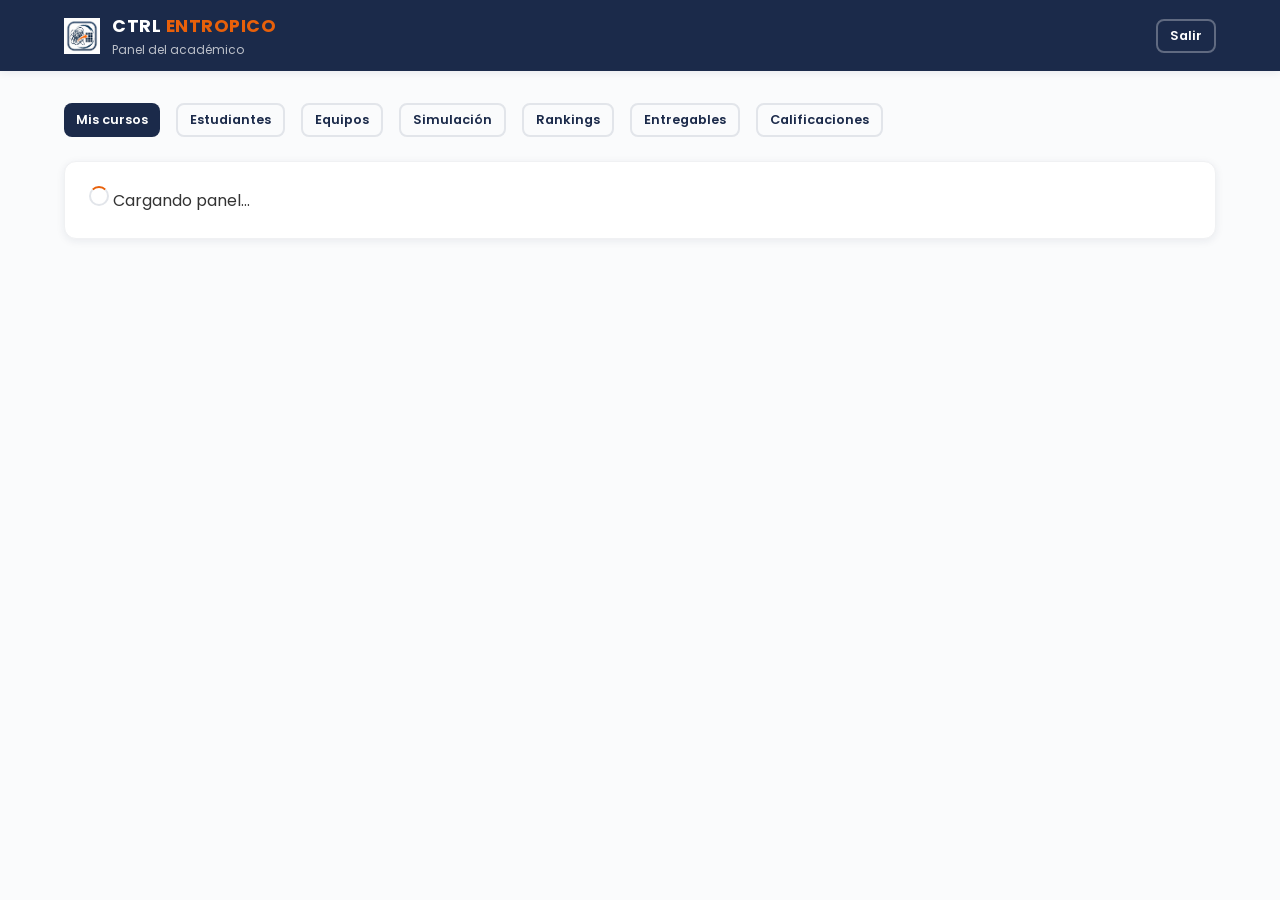
<file: admin.html>
<!DOCTYPE html>
<html lang="es">
<head>
  <meta charset="UTF-8">
  <meta name="viewport" content="width=device-width, initial-scale=1.0">
  <title>CTRL ENTROPICO — Panel del acad&eacute;mico</title>
  <link href="https://fonts.googleapis.com/css2?family=Poppins:wght@400;500;600;700&display=swap" rel="stylesheet">
  <link rel="stylesheet" href="css/estilos.css">
  <link rel="icon" href="img/icon.png" type="image/png">
</head>
<body>

  <header class="header">
    <div class="header-inner">
      <div class="header-logo">
        <img src="img/icon.png" alt="">
        <div>
          <div class="marca">CTRL <span>ENTROPICO</span></div>
          <div class="header-institucion">Panel del acad&eacute;mico</div>
        </div>
      </div>
      <div class="header-usuario">
        <span class="nombre" id="admin-nombre"></span>
        <button class="btn btn-sm btn-outline" style="color:white;border-color:rgba(255,255,255,0.3)" onclick="Auth.logout()">Salir</button>
      </div>
    </div>
  </header>

  <main class="contenedor" style="padding-top:2rem;padding-bottom:2rem">

    <!-- Navegación -->
    <div class="flex gap-2 mb-3 flex-wrap" id="admin-nav">
      <button class="btn btn-secondary btn-sm" onclick="AdminApp.verCursos()">Mis cursos</button>
      <button class="btn btn-outline btn-sm" onclick="AdminApp.verEstudiantes()">Estudiantes</button>
      <button class="btn btn-outline btn-sm" onclick="AdminApp.verEquipos()">Equipos</button>
      <button class="btn btn-outline btn-sm" onclick="AdminApp.verSimulacion()">Simulaci&oacute;n</button>
      <button class="btn btn-outline btn-sm" onclick="AdminApp.verRanking()">Rankings</button>
      <button class="btn btn-outline btn-sm" onclick="AdminApp.verEntregables()">Entregables</button>
      <button class="btn btn-outline btn-sm" onclick="AdminApp.verCalificaciones()">Calificaciones</button>
    </div>

    <div id="admin-contenido">
      <div class="card"><div class="spinner"></div> Cargando panel...</div>
    </div>

  </main>

  <script src="js/auth.js"></script>
  <script src="js/api.js"></script>
  <script src="js/admin.js"></script>
  <script>
    API.configurar('https://script.google.com/macros/s/AKfycbw6C9ihsdqUnD2jolAxeb2TFG3IDqzNcuAZP8MSk8J-qpseuY2KDxKB_8ub68oZvISi/exec');

    Auth.init({
      onLogin: function(u) {
        document.getElementById('admin-nombre').textContent = u.nombre;
        AdminApp.init();
      },
      onLogout: function() { window.location.href = 'index.html'; }
    });
  </script>
</body>
</html>
</file>
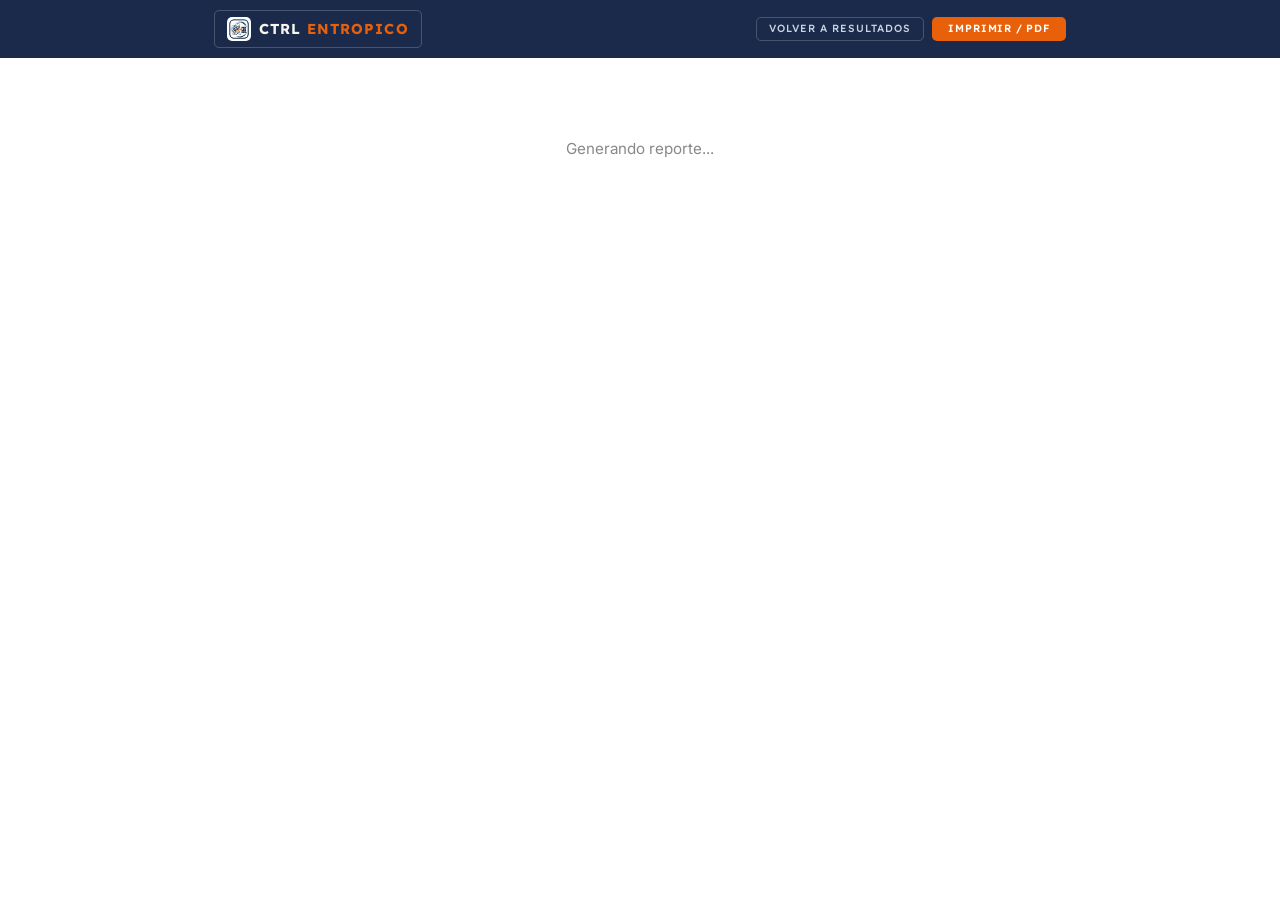
<file: reporte.html>
<!DOCTYPE html>
<html lang="es">
<head>
<meta charset="utf-8">
<meta name="viewport" content="width=device-width, initial-scale=1, viewport-fit=cover">
<title>Reporte Ejecutivo &mdash; CTRL ENTROPICO</title>
<link rel="preconnect" href="https://fonts.googleapis.com">
<link rel="stylesheet" href="https://fonts.googleapis.com/css2?family=Lexend:wght@300;400;500;600;700;800&family=Inter:wght@400;500;600&display=swap">
<link rel="icon" href="img/icon.png" type="image/png">
<style>
:root{
  --navy:#1B2A4A;--blue:#2E5C8A;--orange:#E8600A;--turquesa:#00A896;
  --marfil:#F7F5EF;--pizarra:#475569;--borde:#DEDBD2;
  --verde:#16a34a;--rojo:#dc2626;
  --disp:"Lexend",system-ui,sans-serif;--sans:"Inter",system-ui,sans-serif;
}
*{box-sizing:border-box}
html,body{margin:0;min-height:100%}
body{background:#fff;color:#1a1a1a;font:11pt/1.5 var(--sans)}
.in{max-width:900px;margin:0 auto;padding:0 24px}
h1,h2,h3{font-family:var(--disp);margin:0;color:var(--navy)}
table{width:100%;border-collapse:collapse;font-size:10pt}
th{background:var(--navy);color:#fff;font:600 .7rem/1 var(--disp);letter-spacing:.08em;text-transform:uppercase;padding:7px 10px;text-align:left}
td{padding:6px 10px;border-bottom:1px solid #eee}
.num{text-align:right;font-variant-numeric:tabular-nums}
.pos{color:var(--verde)}.neg{color:var(--rojo)}

/* Barra superior (solo pantalla) */
.rpt-bar{background:var(--navy);padding:10px 0;position:sticky;top:0;z-index:10}
.rpt-bar .in{display:flex;align-items:center;justify-content:space-between}
.rpt-bar a{color:#C9D3E3;font:500 .65rem/1 var(--disp);letter-spacing:.1em;text-transform:uppercase;text-decoration:none;padding:6px 12px;border:1px solid rgba(255,255,255,.2);border-radius:5px}
.rpt-bar a:hover{color:#fff;border-color:var(--turquesa)}
.rpt-bar .marca{display:flex;align-items:center;gap:8px;color:var(--marfil);text-decoration:none}
.rpt-bar .marca img{height:24px;width:24px;border-radius:5px}
.rpt-bar .marca span{font:700 .9rem/1 var(--disp)}
.rpt-bar .marca em{font-style:normal;color:var(--orange)}
.btn-print{background:var(--orange);color:#fff;border:none;border-radius:5px;padding:6px 16px;font:600 .65rem/1 var(--disp);letter-spacing:.08em;text-transform:uppercase;cursor:pointer}
.btn-print:hover{background:#B84A08}

/* Portada */
.rpt-portada{background:linear-gradient(135deg,#1B2A4A,#2E5C8A);color:#fff;padding:40px 0;text-align:center;page-break-after:always}
.rpt-portada h1{font:700 2rem/1.1 var(--disp);margin-bottom:6px}
.rpt-portada .sub{font:400 1rem/1.3 var(--sans);color:#C9D3E3}
.rpt-portada .meta{font:400 .8rem/1.4 var(--sans);color:#8899B0;margin-top:16px}
.rpt-badge{display:inline-block;background:var(--orange);color:#fff;font:700 .7rem/1 var(--disp);padding:6px 16px;border-radius:999px;margin-top:12px;letter-spacing:.06em}

/* Secciones */
.rpt-sec{padding:20px 0;page-break-inside:avoid}
.rpt-sec-titulo{font:700 .7rem/1 var(--disp);letter-spacing:.14em;text-transform:uppercase;color:var(--blue);padding-bottom:6px;border-bottom:2px solid var(--blue);margin-bottom:12px}

/* Tiles */
.rpt-tiles{display:grid;grid-template-columns:repeat(4,1fr);gap:10px;margin-bottom:16px}
.rpt-tile{border:1px solid var(--borde);border-radius:8px;padding:12px;text-align:center}
.rpt-tile .et{font:500 .58rem/1 var(--disp);letter-spacing:.08em;text-transform:uppercase;color:var(--pizarra)}
.rpt-tile .val{font:700 1.2rem/1.1 var(--disp);color:var(--navy);margin-top:4px}
.rpt-tile .var{font:600 .65rem/1 var(--disp);margin-top:3px}
.rpt-tile.pos .var{color:var(--verde)}.rpt-tile.neg .var{color:var(--rojo)}

/* Barras atributos */
.rpt-attr{display:grid;grid-template-columns:repeat(2,1fr);gap:8px}
.rpt-attr-item{display:flex;align-items:center;gap:8px;font-size:9pt}
.rpt-attr-item .nombre{width:120px;font:500 .72rem/1 var(--disp);color:var(--navy)}
.rpt-attr-item .barra{flex:1;height:7px;background:#e5e7eb;border-radius:4px;overflow:hidden}
.rpt-attr-item .fill{height:100%;border-radius:4px}
.rpt-attr-item .pct{width:40px;text-align:right;font:600 .68rem/1 var(--disp);color:var(--pizarra)}

/* Mi equipo en ranking */
.mi-eq{background:#EFF6FF}

/* Cargando */
.rpt-cargando{text-align:center;padding:80px 20px;font:400 .95rem/1.5 var(--sans);color:#888}

/* ── IMPRESIÓN ── */
@media print{
  .rpt-bar{display:none!important}
  body{font-size:10pt;background:#fff}
  .rpt-portada{padding:60px 0;background:var(--navy)!important;-webkit-print-color-adjust:exact;print-color-adjust:exact}
  .rpt-tiles{grid-template-columns:repeat(4,1fr)}
  .rpt-sec{page-break-inside:avoid}
  table{page-break-inside:auto}
  tr{page-break-inside:avoid}
  th{-webkit-print-color-adjust:exact;print-color-adjust:exact}
  .mi-eq{-webkit-print-color-adjust:exact;print-color-adjust:exact}
}
@media(max-width:640px){
  .rpt-tiles{grid-template-columns:repeat(2,1fr)}
  .rpt-attr{grid-template-columns:1fr}
  .rpt-portada h1{font-size:1.4rem}
}
</style>
</head>
<body>

<!-- BARRA (solo pantalla) -->
<nav class="rpt-bar">
  <div class="in">
    <a href="index.html" class="marca">
      <img src="img/icon.png" alt="">
      <span>CTRL <em>ENTROPICO</em></span>
    </a>
    <div style="display:flex;gap:8px">
      <a href="resultados.html">Volver a resultados</a>
      <button class="btn-print" onclick="window.print()">Imprimir / PDF</button>
    </div>
  </div>
</nav>

<div id="app">
  <div class="rpt-cargando">Generando reporte...</div>
</div>

<script src="js/auth.js"></script>
<script src="js/api.js"></script>
<script src="js/reporte.js"></script>
<script>
API.configurar('https://script.google.com/macros/s/AKfycbw6C9ihsdqUnD2jolAxeb2TFG3IDqzNcuAZP8MSk8J-qpseuY2KDxKB_8ub68oZvISi/exec');

Auth.init({
  onLogin: function(usuario) { ReporteUI.init(usuario); },
  onLogout: function() { window.location.href = 'index.html'; }
});
</script>
</body>
</html>
</file>
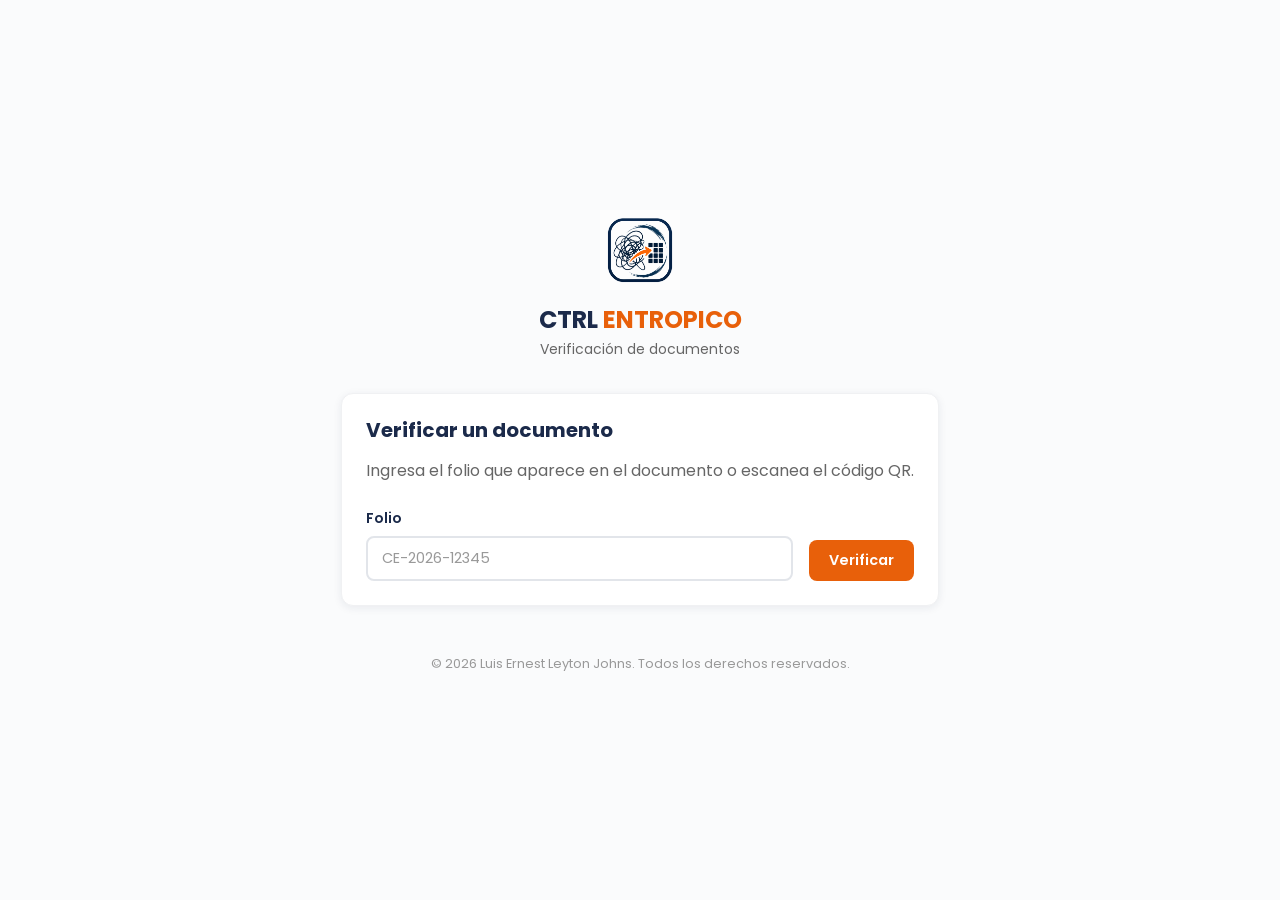
<file: verificacion.html>
<!DOCTYPE html>
<html lang="es">
<head>
  <meta charset="UTF-8">
  <meta name="viewport" content="width=device-width, initial-scale=1.0">
  <title>CTRL ENTROPICO — Verificaci&oacute;n de documento</title>
  <link href="https://fonts.googleapis.com/css2?family=Poppins:wght@400;500;600;700&display=swap" rel="stylesheet">
  <link rel="stylesheet" href="css/estilos.css">
  <link rel="icon" href="img/icon.png" type="image/png">
</head>
<body>

  <div class="landing" style="min-height:100vh">
    <img src="img/icon.png" alt="CTRL ENTROPICO" style="width:80px;height:80px;margin-bottom:1rem">
    <h2 style="margin-bottom:0.25rem">CTRL <span class="text-orange">ENTROPICO</span></h2>
    <p class="text-secondary text-sm mb-4">Verificaci&oacute;n de documentos</p>

    <div class="card contenedor-sm" style="text-align:left">
      <!-- Búsqueda de folio -->
      <div id="busqueda">
        <h3 class="mb-2">Verificar un documento</h3>
        <p class="text-secondary mb-3">Ingresa el folio que aparece en el documento o escanea el c&oacute;digo QR.</p>
        <div class="flex gap-2" style="align-items:flex-end">
          <div class="form-grupo" style="flex:1;margin-bottom:0">
            <label class="form-label">Folio</label>
            <input type="text" id="input-folio" class="form-input" placeholder="CE-2026-12345" style="text-transform:uppercase">
          </div>
          <button class="btn btn-primary" onclick="verificar()">Verificar</button>
        </div>
      </div>

      <!-- Resultado -->
      <div id="resultado" class="oculto mt-3">
        <div id="resultado-valido" class="oculto">
          <div class="alerta alerta-exito">
            <strong>Documento v&aacute;lido</strong>
          </div>
          <table class="tabla mt-2">
            <tr><td class="font-semibold" style="width:120px">Folio</td><td id="res-folio"></td></tr>
            <tr><td class="font-semibold">Tipo</td><td id="res-tipo"></td></tr>
            <tr><td class="font-semibold">Descripci&oacute;n</td><td id="res-descripcion"></td></tr>
            <tr><td class="font-semibold">Fecha</td><td id="res-fecha"></td></tr>
          </table>
        </div>
        <div id="resultado-invalido" class="oculto">
          <div class="alerta alerta-error">
            <strong>Documento no encontrado</strong>
            <p class="mt-1" id="res-error"></p>
          </div>
        </div>
      </div>
    </div>

    <div class="landing-footer">
      <p>&copy; 2026 Luis Ernest Leyton Johns. Todos los derechos reservados.</p>
    </div>
  </div>

  <script src="js/api.js"></script>
  <script>
    API.configurar('https://script.google.com/macros/s/AKfycbw6C9ihsdqUnD2jolAxeb2TFG3IDqzNcuAZP8MSk8J-qpseuY2KDxKB_8ub68oZvISi/exec');

    // Auto-verificar si viene folio en la URL
    const params = new URLSearchParams(window.location.search);
    const folioUrl = params.get('folio');
    if (folioUrl) {
      document.getElementById('input-folio').value = folioUrl;
      verificar();
    }

    async function verificar() {
      const folio = document.getElementById('input-folio').value.trim().toUpperCase();
      if (!folio) return;

      document.getElementById('resultado').classList.remove('oculto');
      document.getElementById('resultado-valido').classList.add('oculto');
      document.getElementById('resultado-invalido').classList.add('oculto');

      const resp = await API.llamar('verificarFolio', { folio: folio });

      if (resp.ok && resp.data.valido) {
        document.getElementById('res-folio').textContent = resp.data.folio;
        document.getElementById('res-tipo').textContent = resp.data.tipo;
        document.getElementById('res-descripcion').textContent = resp.data.descripcion;
        document.getElementById('res-fecha').textContent = resp.data.fecha;
        document.getElementById('resultado-valido').classList.remove('oculto');
      } else {
        document.getElementById('res-error').textContent = resp.error || 'El folio ingresado no corresponde a ningún documento emitido por CTRL ENTROPICO.';
        document.getElementById('resultado-invalido').classList.remove('oculto');
      }
    }

    // Enter para verificar
    document.getElementById('input-folio').addEventListener('keypress', function(e) {
      if (e.key === 'Enter') verificar();
    });
  </script>
</body>
</html>
</file>
<file: css/estilos.css>
/*
 * CTRL ENTROPICO — estilos.css
 * Hoja de estilos global.
 * Paleta: navy #1B2A4A, blue #2E5C8A, orange #E8600A
 * Tipografía: Poppins (Google Fonts)
 */

/* ══════════════════════════════════════════════════
   RESET Y BASE
   ══════════════════════════════════════════════════ */

*, *::before, *::after { box-sizing: border-box; margin: 0; padding: 0; }

:root {
  --navy: #1B2A4A;
  --blue: #2E5C8A;
  --orange: #E8600A;
  --orange-light: #F5A623;
  --bg: #FAFBFC;
  --bg-card: #FFFFFF;
  --text: #333333;
  --text-secondary: #666666;
  --text-light: #999999;
  --border: #E2E5EA;
  --border-light: #F0F1F3;
  --success: #2E7D32;
  --error: #C62828;
  --warning: #F57C00;
  --radius: 8px;
  --radius-lg: 12px;
  --shadow: 0 2px 8px rgba(27, 42, 74, 0.08);
  --shadow-lg: 0 4px 20px rgba(27, 42, 74, 0.12);
  --transition: 0.2s ease;
}

html { font-size: 16px; -webkit-text-size-adjust: 100%; }

body {
  font-family: 'Poppins', -apple-system, BlinkMacSystemFont, 'Segoe UI', sans-serif;
  color: var(--text);
  background: var(--bg);
  line-height: 1.6;
  min-height: 100vh;
}

/* ══════════════════════════════════════════════════
   TIPOGRAFÍA
   ══════════════════════════════════════════════════ */

h1, h2, h3, h4 { font-weight: 700; line-height: 1.2; color: var(--navy); }
h1 { font-size: 2rem; }
h2 { font-size: 1.5rem; }
h3 { font-size: 1.25rem; }
h4 { font-size: 1.1rem; }

p { margin-bottom: 1rem; }

a { color: var(--blue); text-decoration: none; transition: color var(--transition); }
a:hover { color: var(--orange); }

.text-orange { color: var(--orange); }
.text-navy { color: var(--navy); }
.text-secondary { color: var(--text-secondary); }
.text-light { color: var(--text-light); }
.text-center { text-align: center; }
.text-sm { font-size: 0.875rem; }
.text-xs { font-size: 0.75rem; }
.text-lg { font-size: 1.25rem; }

.font-bold { font-weight: 700; }
.font-semibold { font-weight: 600; }

/* ══════════════════════════════════════════════════
   LAYOUT
   ══════════════════════════════════════════════════ */

.contenedor {
  max-width: 1200px;
  margin: 0 auto;
  padding: 0 1.5rem;
}

.contenedor-sm { max-width: 600px; margin: 0 auto; padding: 0 1.5rem; }
.contenedor-md { max-width: 800px; margin: 0 auto; padding: 0 1.5rem; }

.flex { display: flex; }
.flex-col { flex-direction: column; }
.flex-wrap { flex-wrap: wrap; }
.items-center { align-items: center; }
.justify-between { justify-content: space-between; }
.justify-center { justify-content: center; }
.gap-1 { gap: 0.5rem; }
.gap-2 { gap: 1rem; }
.gap-3 { gap: 1.5rem; }
.gap-4 { gap: 2rem; }

.mt-1 { margin-top: 0.5rem; }
.mt-2 { margin-top: 1rem; }
.mt-3 { margin-top: 1.5rem; }
.mt-4 { margin-top: 2rem; }
.mb-2 { margin-bottom: 1rem; }
.mb-3 { margin-bottom: 1.5rem; }
.mb-4 { margin-bottom: 2rem; }

/* ══════════════════════════════════════════════════
   HEADER / NAVEGACIÓN
   ══════════════════════════════════════════════════ */

.header {
  background: var(--navy);
  color: white;
  padding: 0.75rem 0;
  position: sticky;
  top: 0;
  z-index: 100;
  box-shadow: var(--shadow);
}

.header-inner {
  max-width: 1200px;
  margin: 0 auto;
  padding: 0 1.5rem;
  display: flex;
  align-items: center;
  justify-content: space-between;
}

.header-logo {
  display: flex;
  align-items: center;
  gap: 0.75rem;
}

.header-logo img { height: 36px; width: 36px; }

.header-logo .marca {
  font-weight: 700;
  font-size: 1.1rem;
  letter-spacing: 0.5px;
}

.header-logo .marca span { color: var(--orange); }

.header-institucion {
  font-size: 0.75rem;
  opacity: 0.7;
}

.header-usuario {
  display: flex;
  align-items: center;
  gap: 0.75rem;
}

.header-usuario img {
  width: 32px;
  height: 32px;
  border-radius: 50%;
  border: 2px solid rgba(255,255,255,0.3);
}

.header-usuario .nombre { font-size: 0.875rem; }

/* ══════════════════════════════════════════════════
   CARDS
   ══════════════════════════════════════════════════ */

.card {
  background: var(--bg-card);
  border-radius: var(--radius-lg);
  padding: 1.5rem;
  box-shadow: var(--shadow);
  border: 1px solid var(--border-light);
}

.card-header {
  display: flex;
  align-items: center;
  justify-content: space-between;
  margin-bottom: 1rem;
  padding-bottom: 0.75rem;
  border-bottom: 2px solid var(--border-light);
}

.card-title { font-size: 1.1rem; font-weight: 700; color: var(--navy); }

.card-accent {
  border-left: 4px solid var(--orange);
}

/* ══════════════════════════════════════════════════
   BOTONES
   ══════════════════════════════════════════════════ */

.btn {
  display: inline-flex;
  align-items: center;
  justify-content: center;
  gap: 0.5rem;
  padding: 0.625rem 1.25rem;
  border: none;
  border-radius: var(--radius);
  font-family: inherit;
  font-size: 0.9rem;
  font-weight: 600;
  cursor: pointer;
  transition: all var(--transition);
  text-decoration: none;
}

.btn-primary { background: var(--orange); color: white; }
.btn-primary:hover { background: #D45500; color: white; }

.btn-secondary { background: var(--navy); color: white; }
.btn-secondary:hover { background: #0F1D33; color: white; }

.btn-outline {
  background: transparent;
  color: var(--navy);
  border: 2px solid var(--border);
}
.btn-outline:hover { border-color: var(--navy); }

.btn-sm { padding: 0.375rem 0.75rem; font-size: 0.8rem; }
.btn-lg { padding: 0.75rem 1.75rem; font-size: 1rem; }

.btn:disabled { opacity: 0.5; cursor: not-allowed; }

.btn-google {
  display: inline-flex;
  align-items: center;
  gap: 0.75rem;
  padding: 0.75rem 1.5rem;
  background: white;
  color: var(--text);
  border: 2px solid var(--border);
  border-radius: var(--radius);
  font-family: inherit;
  font-size: 0.95rem;
  font-weight: 500;
  cursor: pointer;
  transition: all var(--transition);
}
.btn-google:hover { border-color: var(--navy); box-shadow: var(--shadow); }

/* ══════════════════════════════════════════════════
   FORMULARIOS
   ══════════════════════════════════════════════════ */

.form-grupo { margin-bottom: 1.25rem; }

.form-label {
  display: block;
  font-size: 0.875rem;
  font-weight: 600;
  color: var(--navy);
  margin-bottom: 0.375rem;
}

.form-input {
  width: 100%;
  padding: 0.625rem 0.875rem;
  border: 2px solid var(--border);
  border-radius: var(--radius);
  font-family: inherit;
  font-size: 0.9rem;
  color: var(--text);
  transition: border-color var(--transition);
  background: white;
}

.form-input:focus { outline: none; border-color: var(--blue); }
.form-input::placeholder { color: var(--text-light); }

.form-hint { font-size: 0.8rem; color: var(--text-light); margin-top: 0.25rem; }
.form-error { font-size: 0.8rem; color: var(--error); margin-top: 0.25rem; }

select.form-input { appearance: none; cursor: pointer; }

textarea.form-input { resize: vertical; min-height: 80px; }

/* ══════════════════════════════════════════════════
   TABLAS
   ══════════════════════════════════════════════════ */

.tabla {
  width: 100%;
  border-collapse: collapse;
  font-size: 0.875rem;
}

.tabla th {
  text-align: left;
  padding: 0.625rem 0.75rem;
  font-weight: 600;
  color: var(--navy);
  border-bottom: 2px solid var(--navy);
  white-space: nowrap;
}

.tabla td {
  padding: 0.5rem 0.75rem;
  border-bottom: 1px solid var(--border-light);
}

.tabla tbody tr:hover { background: rgba(46, 92, 138, 0.04); }

/* ══════════════════════════════════════════════════
   BADGES Y ESTADOS
   ══════════════════════════════════════════════════ */

.badge {
  display: inline-flex;
  align-items: center;
  padding: 0.2rem 0.6rem;
  border-radius: 20px;
  font-size: 0.75rem;
  font-weight: 600;
}

.badge-orange { background: rgba(232, 96, 10, 0.1); color: var(--orange); }
.badge-navy { background: rgba(27, 42, 74, 0.1); color: var(--navy); }
.badge-green { background: rgba(46, 125, 50, 0.1); color: var(--success); }
.badge-red { background: rgba(198, 40, 40, 0.1); color: var(--error); }

/* ══════════════════════════════════════════════════
   ALERTAS
   ══════════════════════════════════════════════════ */

.alerta {
  padding: 0.875rem 1.25rem;
  border-radius: var(--radius);
  font-size: 0.9rem;
  margin-bottom: 1rem;
}

.alerta-info { background: rgba(46, 92, 138, 0.08); color: var(--blue); border-left: 4px solid var(--blue); }
.alerta-exito { background: rgba(46, 125, 50, 0.08); color: var(--success); border-left: 4px solid var(--success); }
.alerta-error { background: rgba(198, 40, 40, 0.08); color: var(--error); border-left: 4px solid var(--error); }
.alerta-aviso { background: rgba(245, 124, 0, 0.08); color: var(--warning); border-left: 4px solid var(--warning); }

/* ══════════════════════════════════════════════════
   LANDING / LOGIN
   ══════════════════════════════════════════════════ */

.landing {
  min-height: 100vh;
  display: flex;
  flex-direction: column;
  align-items: center;
  justify-content: center;
  text-align: center;
  padding: 2rem;
}

.landing-logo { width: 120px; height: 120px; margin-bottom: 1.5rem; }

.landing h1 {
  font-size: 2.5rem;
  margin-bottom: 0.25rem;
}

.landing h1 span { color: var(--orange); }

.landing .tagline {
  font-size: 1.1rem;
  color: var(--text-secondary);
  margin-bottom: 0.5rem;
  font-style: italic;
}

.landing .subtitulo {
  font-size: 0.9rem;
  color: var(--text-light);
  margin-bottom: 2.5rem;
}

.landing-login { margin-top: 1rem; }

.landing-footer {
  margin-top: 3rem;
  font-size: 0.8rem;
  color: var(--text-light);
}

/* ══════════════════════════════════════════════════
   RESPONSIVE
   ══════════════════════════════════════════════════ */

@media (max-width: 768px) {
  h1 { font-size: 1.5rem; }
  h2 { font-size: 1.25rem; }
  .landing h1 { font-size: 1.75rem; }
  .header-institucion { display: none; }
  .card { padding: 1rem; }
  .tabla { font-size: 0.8rem; }
  .tabla th, .tabla td { padding: 0.4rem 0.5rem; }
}

/* ══════════════════════════════════════════════════
   UTILIDADES
   ══════════════════════════════════════════════════ */

.oculto { display: none !important; }
.cargando { opacity: 0.5; pointer-events: none; }

.separador {
  height: 2px;
  background: linear-gradient(to right, var(--orange), transparent);
  margin: 1.5rem 0;
  border: none;
}

.avatar {
  width: 48px;
  height: 48px;
  border-radius: 50%;
  object-fit: cover;
  border: 2px solid var(--border);
}

.avatar-sm { width: 32px; height: 32px; }
.avatar-lg { width: 64px; height: 64px; }

.spinner {
  display: inline-block;
  width: 20px;
  height: 20px;
  border: 2px solid var(--border);
  border-top-color: var(--orange);
  border-radius: 50%;
  animation: spin 0.6s linear infinite;
}

@keyframes spin { to { transform: rotate(360deg); } }
</file>
